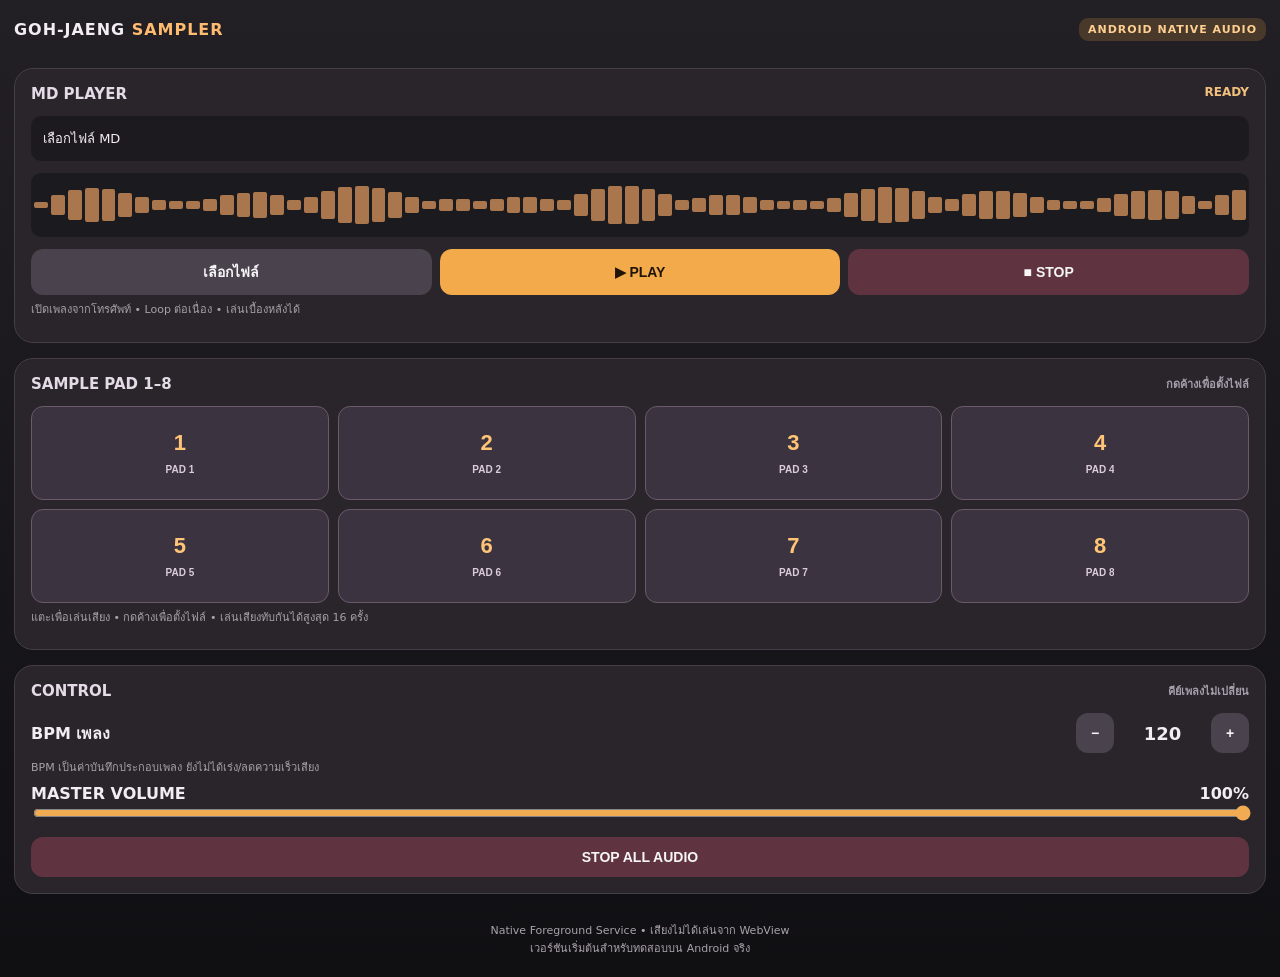
<file: app/src/main/assets/index.html>
<!doctype html><html lang="th"><head><meta charset="utf-8"><meta name="viewport" content="width=device-width,initial-scale=1,viewport-fit=cover,user-scalable=no"><title>Goh-Jaeng Sampler</title>
<style>
:root{font-family:system-ui,'Noto Sans Thai',sans-serif;color:#f3edf3;background:#151316}*{box-sizing:border-box}body{margin:0;min-height:100dvh;background:linear-gradient(#222025,#100f12);padding:env(safe-area-inset-top) 14px env(safe-area-inset-bottom)}header{height:58px;display:flex;align-items:center;justify-content:space-between;font-weight:850;letter-spacing:.06em}small,.hint{color:#a6a0ad}.tag{background:#49392b;color:#ffcf91;padding:5px 9px;border-radius:9px;font-size:11px}section{background:#29252b;border:1px solid #453e48;border-radius:19px;padding:16px;margin:10px 0 15px}h2{font-size:15px;margin:0 0 13px;color:#e5dbe7;display:flex;justify-content:space-between}.file{background:#1c1a1f;padding:12px;border-radius:10px;word-break:break-all;font-size:13px;min-height:42px}button{touch-action:manipulation;border:0;border-radius:12px;color:#f7f5f7;background:#4a424c;font-weight:750;padding:12px 8px;font-size:14px}button:active{filter:brightness(1.35)}.controls{display:grid;grid-template-columns:1fr 1fr 1fr;gap:8px;margin-top:12px}.primary{background:#f2aa4b;color:#211407}.danger{background:#5f3440}.grid{display:grid;grid-template-columns:repeat(4,minmax(0,1fr));gap:9px}.pad{background:#3b3440;min-height:94px;display:flex;flex-direction:column;align-items:center;justify-content:center;gap:8px;overflow:hidden;border:1px solid #6c596a}.pad strong{font-size:22px;color:#ffc475}.pad span{font-size:10px;max-width:100%;text-overflow:ellipsis;overflow:hidden;white-space:nowrap;color:#dbccd9}.pad.loaded{border-color:#bd8558;background:#493932}.pad:active{background:#b57e4a}.row{display:flex;gap:10px;align-items:center;justify-content:space-between}.row button{min-width:38px}input[type=range]{width:100%;accent-color:#f1ab53}.sub{font-size:11px;color:#a9a0a8;line-height:1.5;margin:7px 0}.bpmval{font-variant-numeric:tabular-nums;min-width:77px;text-align:center;font-size:18px}.status{font-size:12px;color:#f2bf7c}.wave{margin:12px 0;height:64px;background:#1b1a1e;border-radius:10px;display:flex;align-items:center;justify-content:center;gap:3px;overflow:hidden;padding:3px}.wave i{width:4px;flex:1;min-width:2px;background:#c48656;border-radius:2px;opacity:.85}footer{font-size:11px;text-align:center;color:#aaa2ad;padding:12px 8px 20px}@media(max-width:390px){.grid{grid-template-columns:repeat(4,minmax(0,1fr))}.pad{min-height:74px}section{padding:12px}}
</style></head><body>
<header><span>GOH-JAENG <span style="color:#ffbb70">SAMPLER</span></span><span class="tag">ANDROID NATIVE AUDIO</span></header>
<section><h2>MD PLAYER <span id="status" class="status">READY</span></h2><div id="mdName" class="file">เลือกไฟล์ MD</div><div class="wave" id="wave"></div><div class="controls"><button onclick="AndroidBridge.selectMd()">เลือกไฟล์</button><button class="primary" id="play" onclick="AndroidBridge.playMd()">▶ PLAY</button><button class="danger" onclick="AndroidBridge.stopMd()">■ STOP</button></div><div class="sub">เปิดเพลงจากโทรศัพท์ • Loop ต่อเนื่อง • เล่นเบื้องหลังได้</div></section>
<section><h2>SAMPLE PAD 1–8 <span class="hint" style="font-size:11px">กดค้างเพื่อตั้งไฟล์</span></h2><div id="pads" class="grid"></div><p class="sub">แตะเพื่อเล่นเสียง • กดค้างเพื่อตั้งไฟล์ • เล่นเสียงทับกันได้สูงสุด 16 ครั้ง</p></section>
<section><h2>CONTROL <span class="hint" style="font-size:11px">คีย์เพลงไม่เปลี่ยน</span></h2><div class="row"><strong>BPM เพลง</strong><div class="row"><button onclick="setBpm(bpm-1)">−</button><strong id="bpm" class="bpmval">120</strong><button onclick="setBpm(bpm+1)">+</button></div></div><p class="sub">BPM เป็นค่าบันทึกประกอบเพลง ยังไม่ได้เร่ง/ลดความเร็วเสียง</p><div class="row"><strong>MASTER VOLUME</strong><strong id="volLabel">100%</strong></div><input id="vol" type="range" min="0" max="100" value="100" oninput="volume(this.value)"><div class="controls" style="grid-template-columns:1fr"><button class="danger" onclick="AndroidBridge.stopAll()">STOP ALL AUDIO</button></div></section>
<footer>Native Foreground Service • เสียงไม่ได้เล่นจาก WebView<br>เวอร์ชันเริ่มต้นสำหรับทดสอบบน Android จริง</footer>
<script>
let bpm=120,padNames=[],padTimers=[];
const el=id=>document.getElementById(id);
window.GJNative={
 fileChosen(kind,n,name){if(kind==='md')el('mdName').textContent=name;else {padNames[n]=name;drawPads();}},
 onPlaying(playing){el('status').textContent=playing?'PLAYING':'READY';el('play').textContent=playing?'▶ RESTART':'▶ PLAY'},
 onError(message){el('status').textContent='ERROR';alert('Audio: '+message)}
};
let touchTimers={};
function drawPads(){el('pads').innerHTML='';for(let i=0;i<8;i++){
let b=document.createElement('button');b.className='pad'+(padNames[i]&&padNames[i]!==`PAD ${i+1}`?' loaded':'');
b.innerHTML=`<strong>${i+1}</strong><span></span>`;b.querySelector('span').textContent=padNames[i]||`PAD ${i+1}`;
let held=false,start=()=>{held=false;touchTimers[i]=setTimeout(()=>{held=true;AndroidBridge.selectPad(i)},650)},end=()=>{clearTimeout(touchTimers[i])};
b.addEventListener('pointerdown',start);b.addEventListener('pointerup',end);b.addEventListener('pointercancel',end);
b.addEventListener('contextmenu',e=>{e.preventDefault();held=true;end();AndroidBridge.selectPad(i)});
b.addEventListener('click',()=>{if(!held)AndroidBridge.playPad(i);held=false});el('pads').append(b);
}}
function setBpm(n){bpm=Math.min(260,Math.max(40,n));el('bpm').textContent=bpm;AndroidBridge.bpm(bpm)}
function volume(n){el('volLabel').textContent=n+'%';AndroidBridge.volume(Number(n))}
try{let s=JSON.parse(AndroidBridge.state());padNames=s.pads;bpm=s.bpm;el('mdName').textContent=s.md;el('bpm').textContent=bpm;el('vol').value=s.volume;el('volLabel').textContent=s.volume+'%'}catch(e){}
drawPads();let w=el('wave');for(let i=0;i<72;i++){let a=document.createElement('i');a.style.height=(12+56*Math.abs(Math.sin(i*.41)*Math.cos(i*.18)))+'%';w.append(a)}
</script></body></html>
</file>
